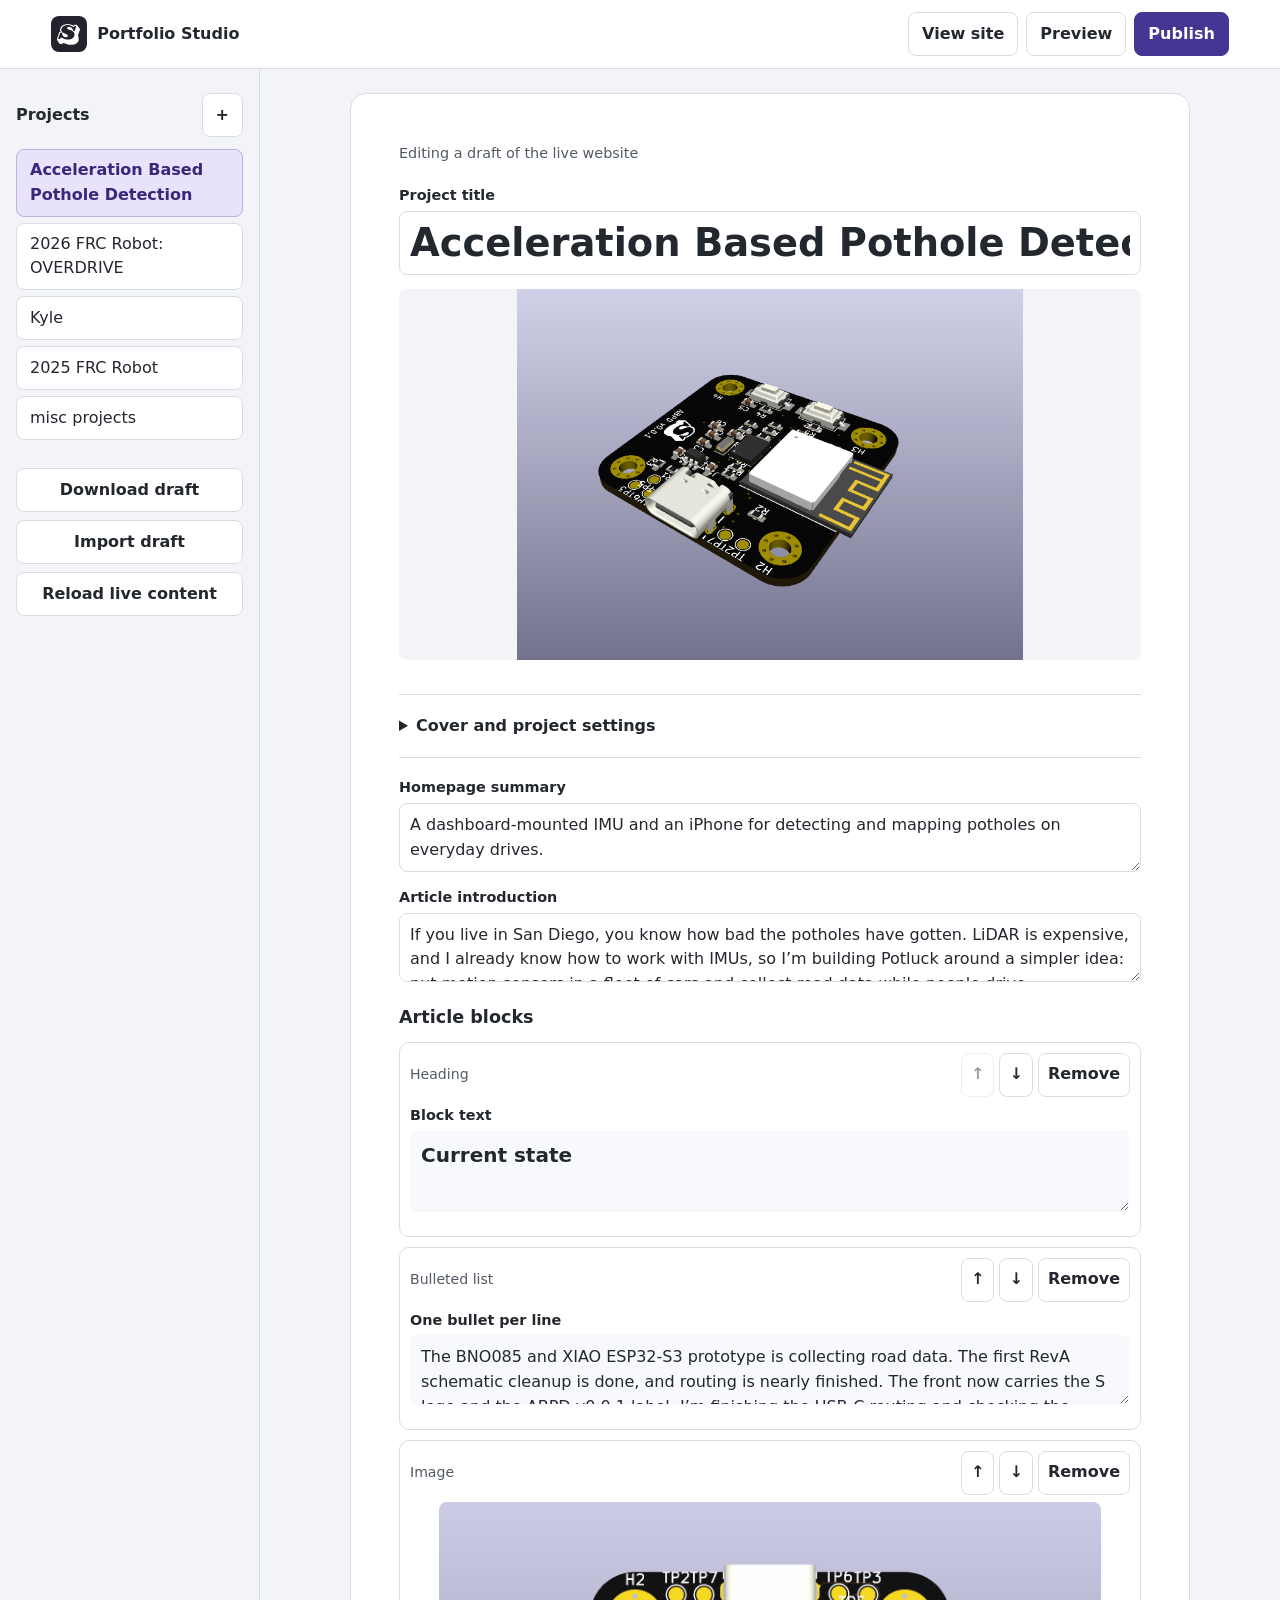
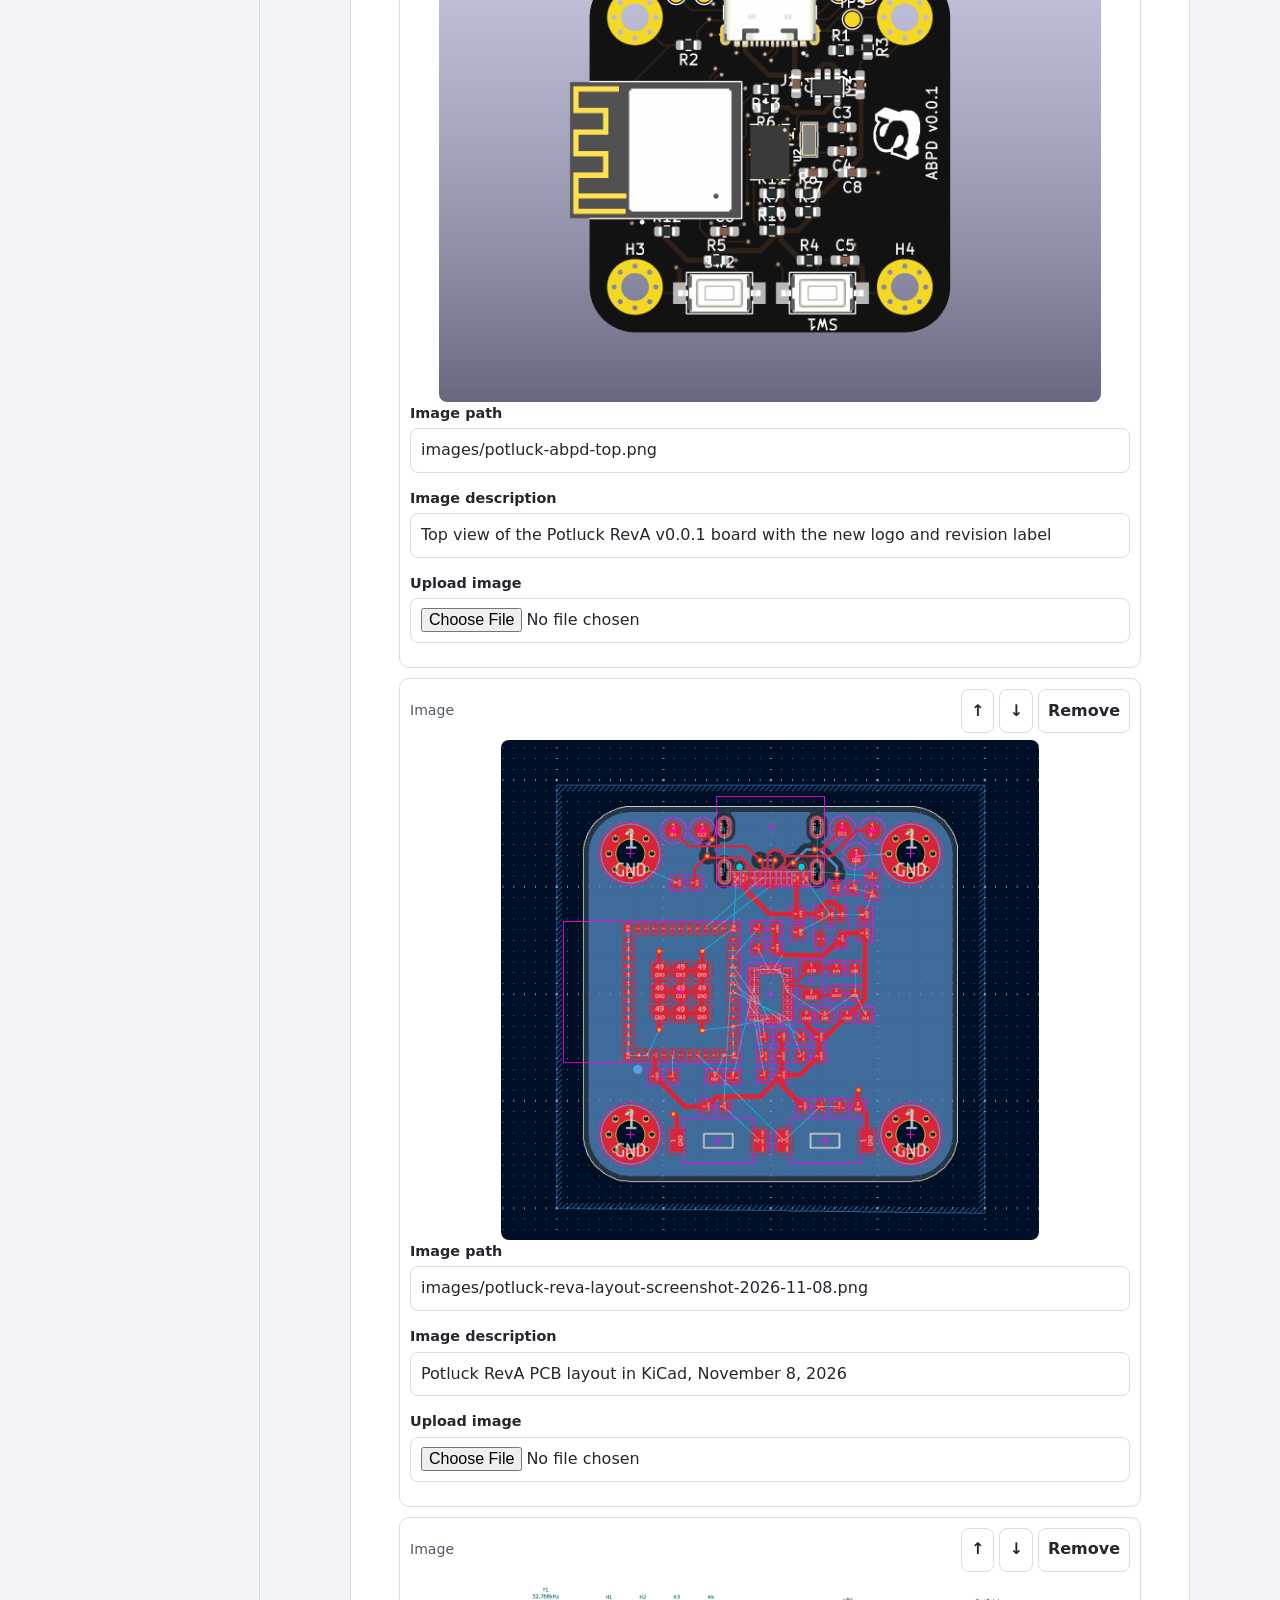
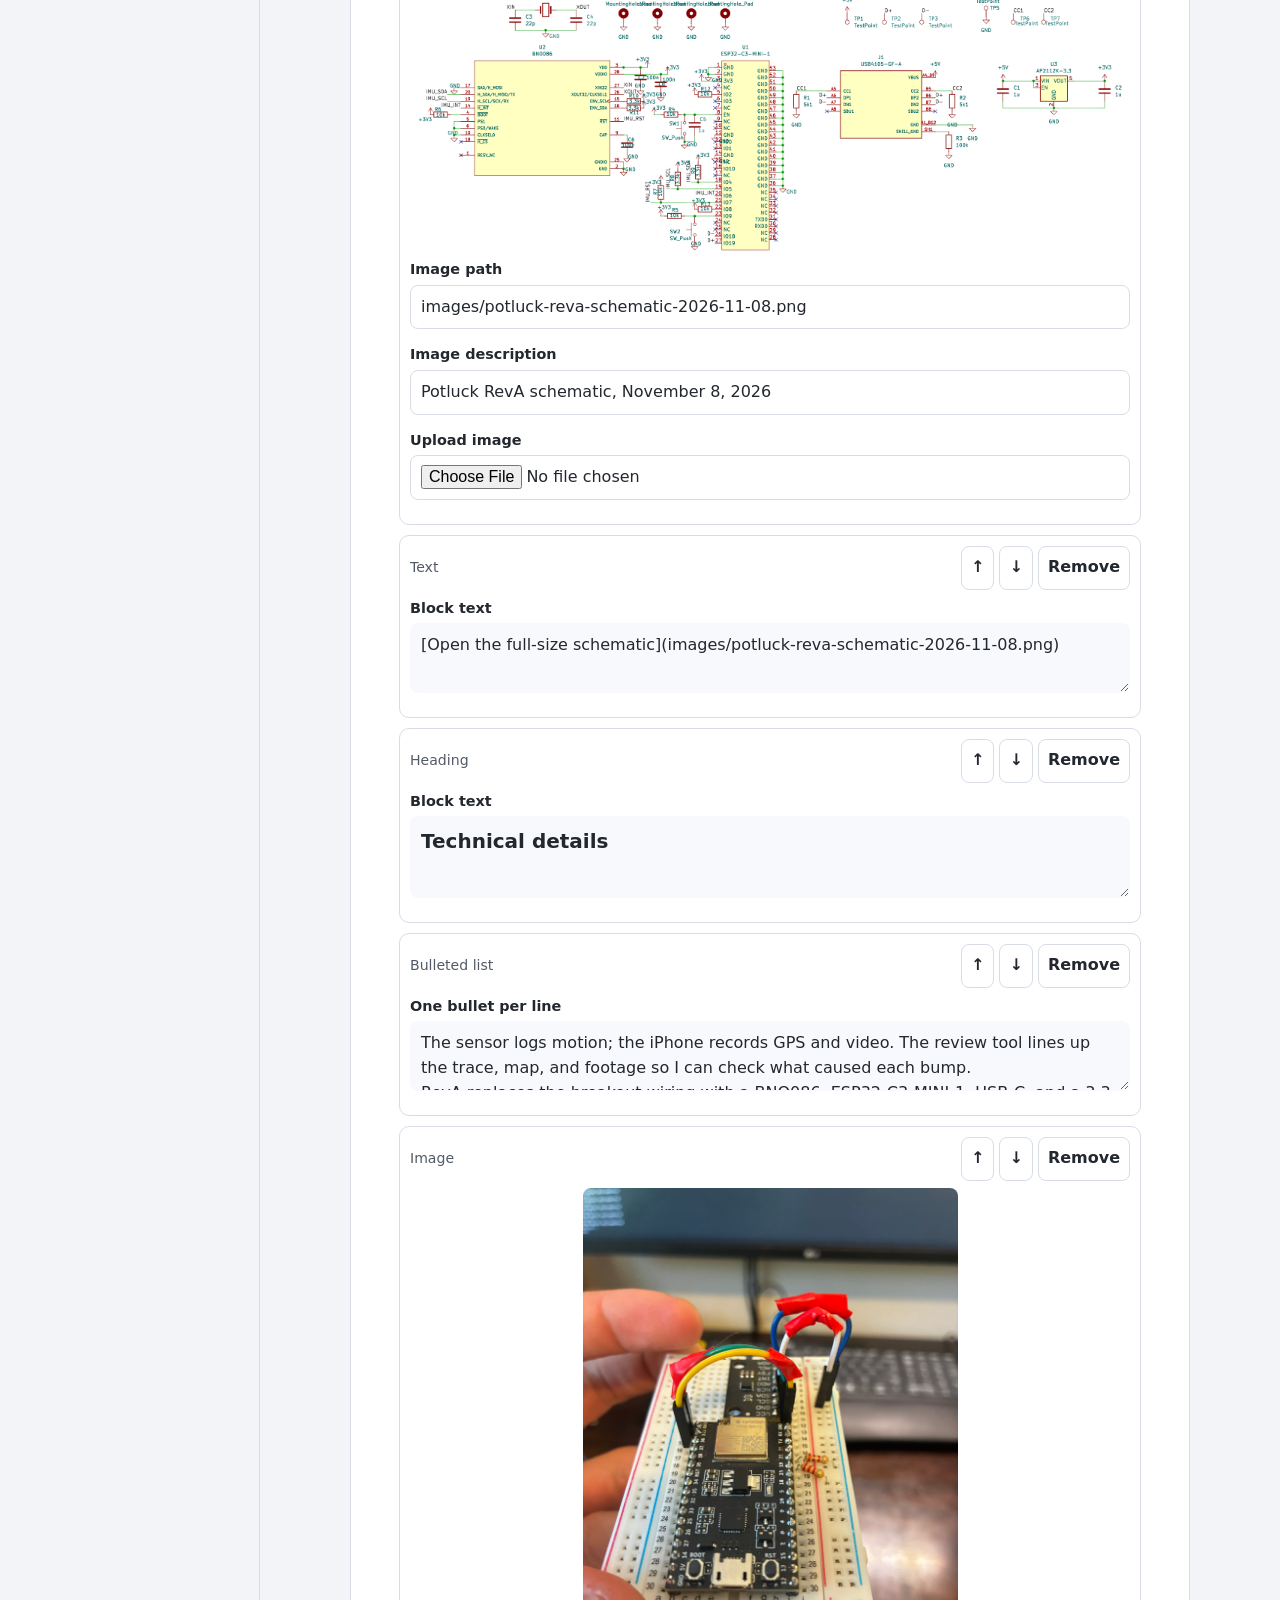
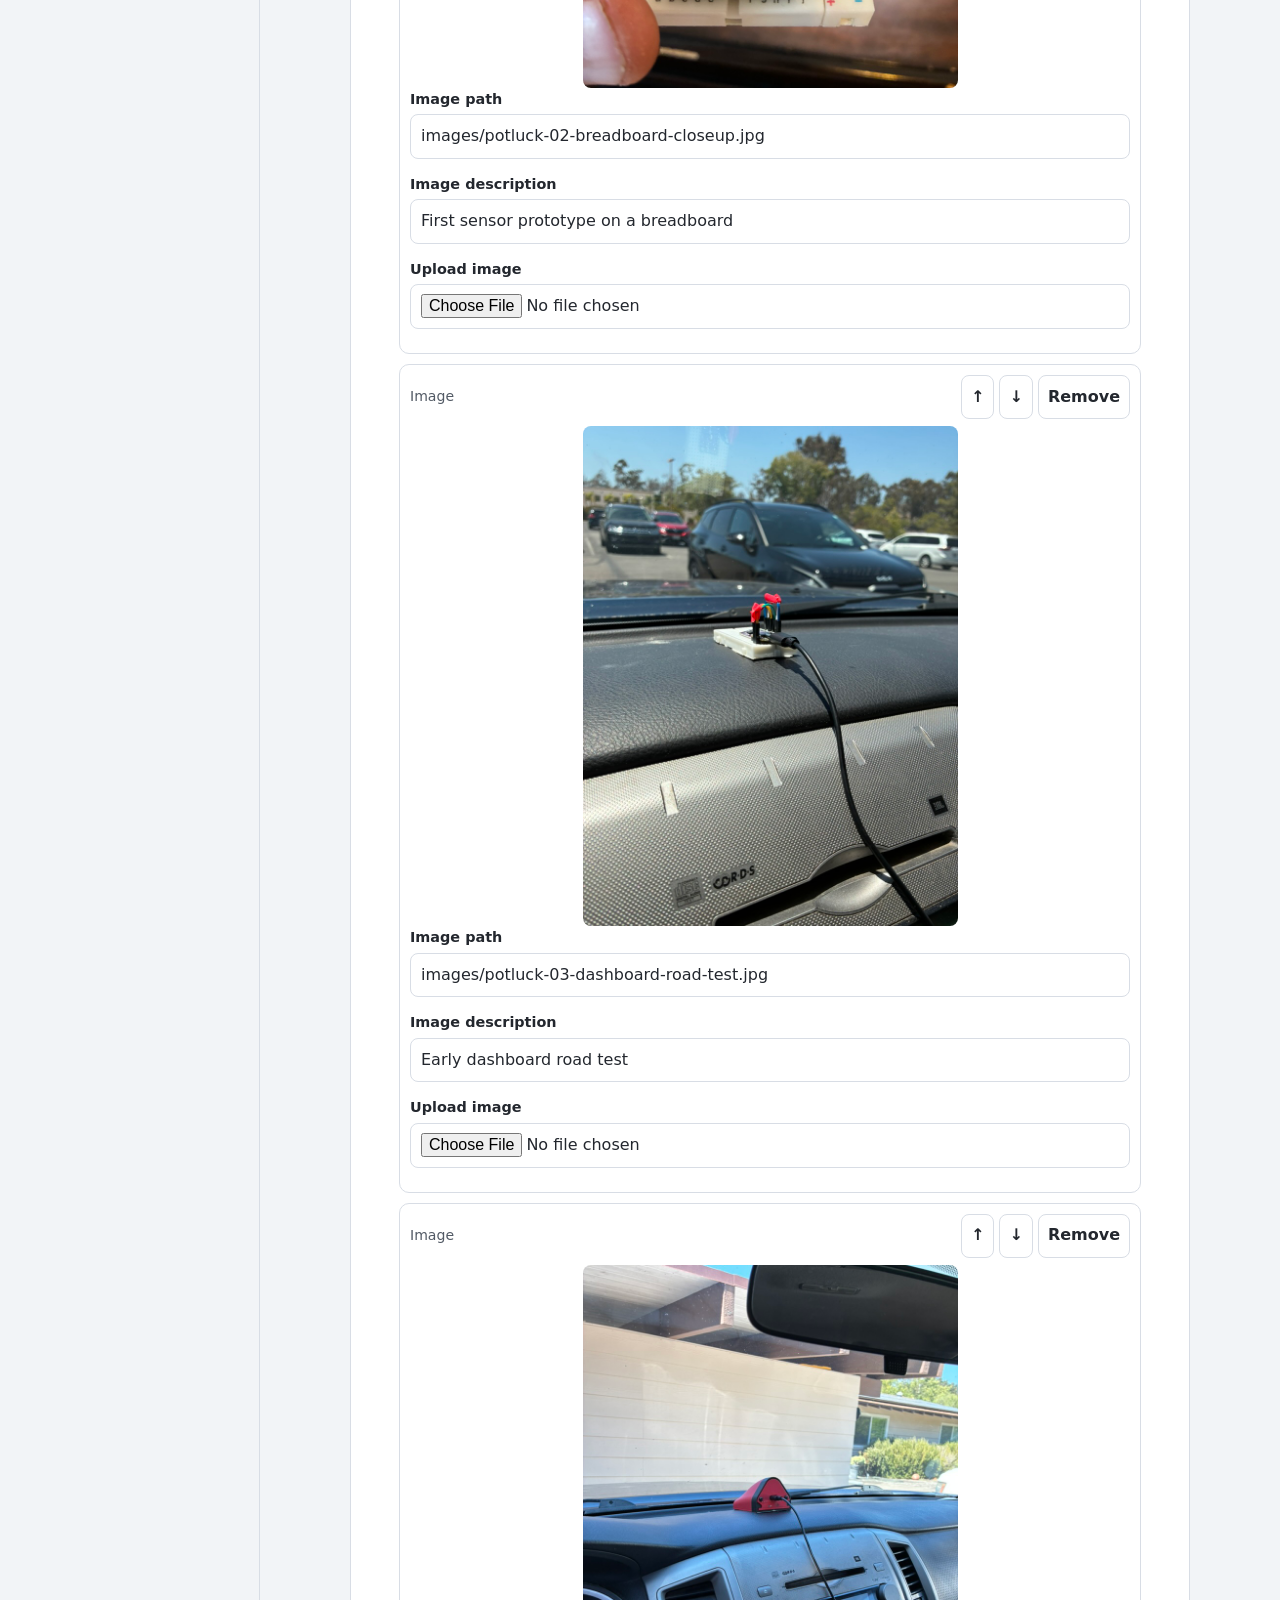
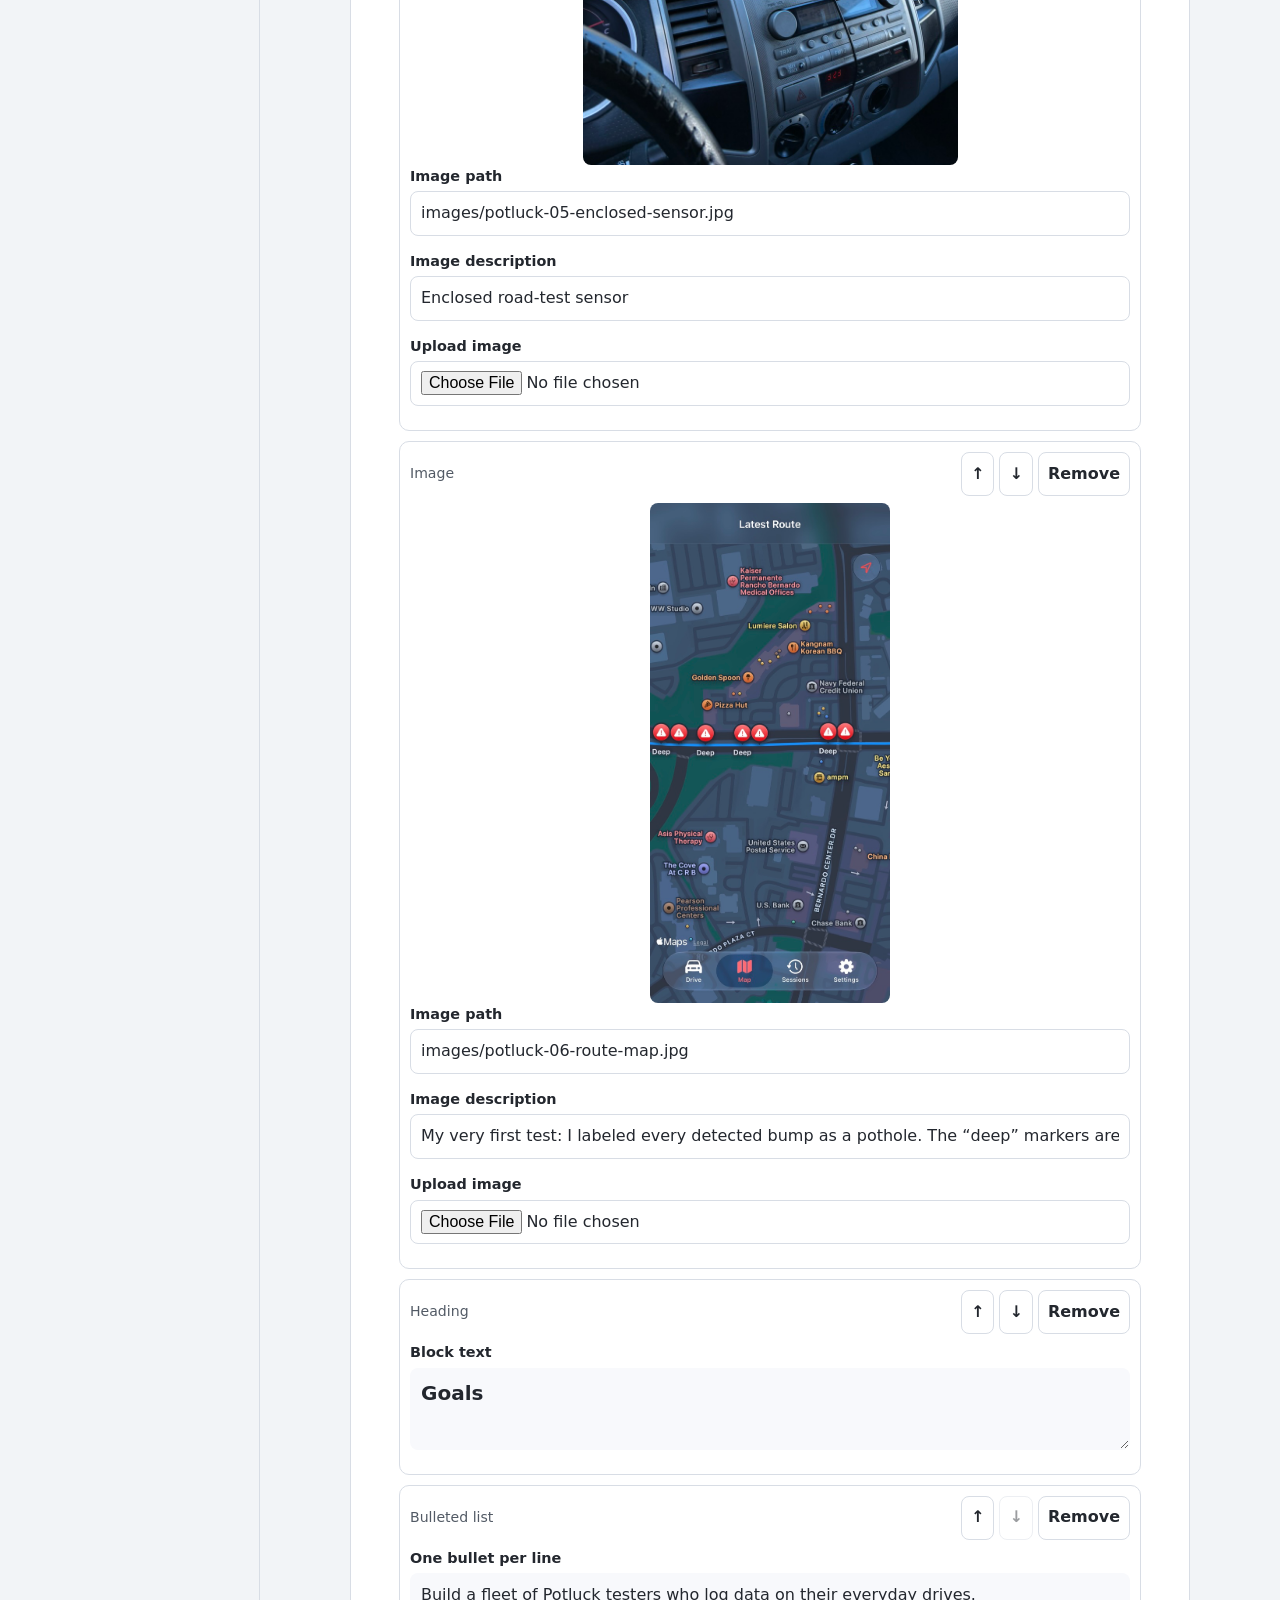
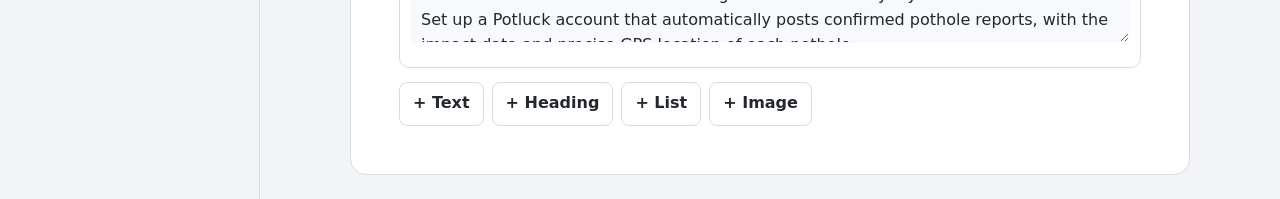
<file: editor.html>
<!doctype html>
<html lang="en">
<head>
  <meta charset="utf-8">
  <meta name="viewport" content="width=device-width, initial-scale=1">
  <meta name="robots" content="noindex">
  <meta name="referrer" content="no-referrer">
  <meta http-equiv="Content-Security-Policy" content="default-src 'self'; img-src 'self' https: data: blob:; media-src 'self' https:; connect-src 'self' https://api.github.com; object-src 'none'; base-uri 'none'; form-action 'none'">
  <title>Portfolio Studio | Sol Stirling</title>
  <link rel="stylesheet" href="editor.css">
  <script src="projects-data.js?v=20261124-3" defer></script>
  <script src="editor.js" defer></script>
</head>
<body>
  <header class="bar">
    <a href="index.html" class="brand"><img src="images/logo.png" alt=""> Portfolio Studio</a>
    <div class="actions">
      <a class="button quiet" href="index.html">View site</a>
      <button id="preview-toggle" type="button" aria-pressed="false" disabled>Preview</button>
      <button class="primary" id="publish" type="button" disabled>Publish</button>
    </div>
  </header>
  <main class="workspace">
    <aside class="sidebar" aria-label="Projects">
      <div class="side-heading"><h2>Projects</h2><button id="new-project" type="button" aria-label="Add a project" disabled>+</button></div>
      <nav id="projects" aria-label="Choose a project"></nav>
      <div class="draft-tools">
        <button id="backup" type="button" disabled>Download draft</button>
        <label class="button" for="restore">Import draft</label>
        <button id="reset" type="button" disabled>Reload live content</button>
        <input id="restore" type="file" accept=".json,application/json" hidden disabled>
      </div>
    </aside>
    <section class="paper" aria-label="Project editor">
      <p class="status" id="status" role="status">Loading portfolio…</p>
      <div id="edit" hidden></div>
      <article class="preview" id="preview" hidden></article>
    </section>
  </main>
  <dialog id="publish-dialog">
    <h2>Publish to your portfolio</h2>
    <p>Use a GitHub fine-grained token for <strong>solstirling/solstirling.com</strong> with <strong>Contents: Read and write</strong>. This publishes the current draft to the live site.</p>
    <a href="https://github.com/settings/personal-access-tokens/new" target="_blank" rel="noopener noreferrer">Create a repository token on GitHub</a>
    <form id="publish-form">
      <label>GitHub token<input id="token" type="password" required autocomplete="off" spellcheck="false"></label>
      <p id="publish-status" role="status"></p>
      <div class="actions"><button id="cancel-publish" type="button">Cancel</button><button class="primary" id="submit-publish" type="submit">Publish changes</button></div>
    </form>
  </dialog>
</body>
</html>
</file>
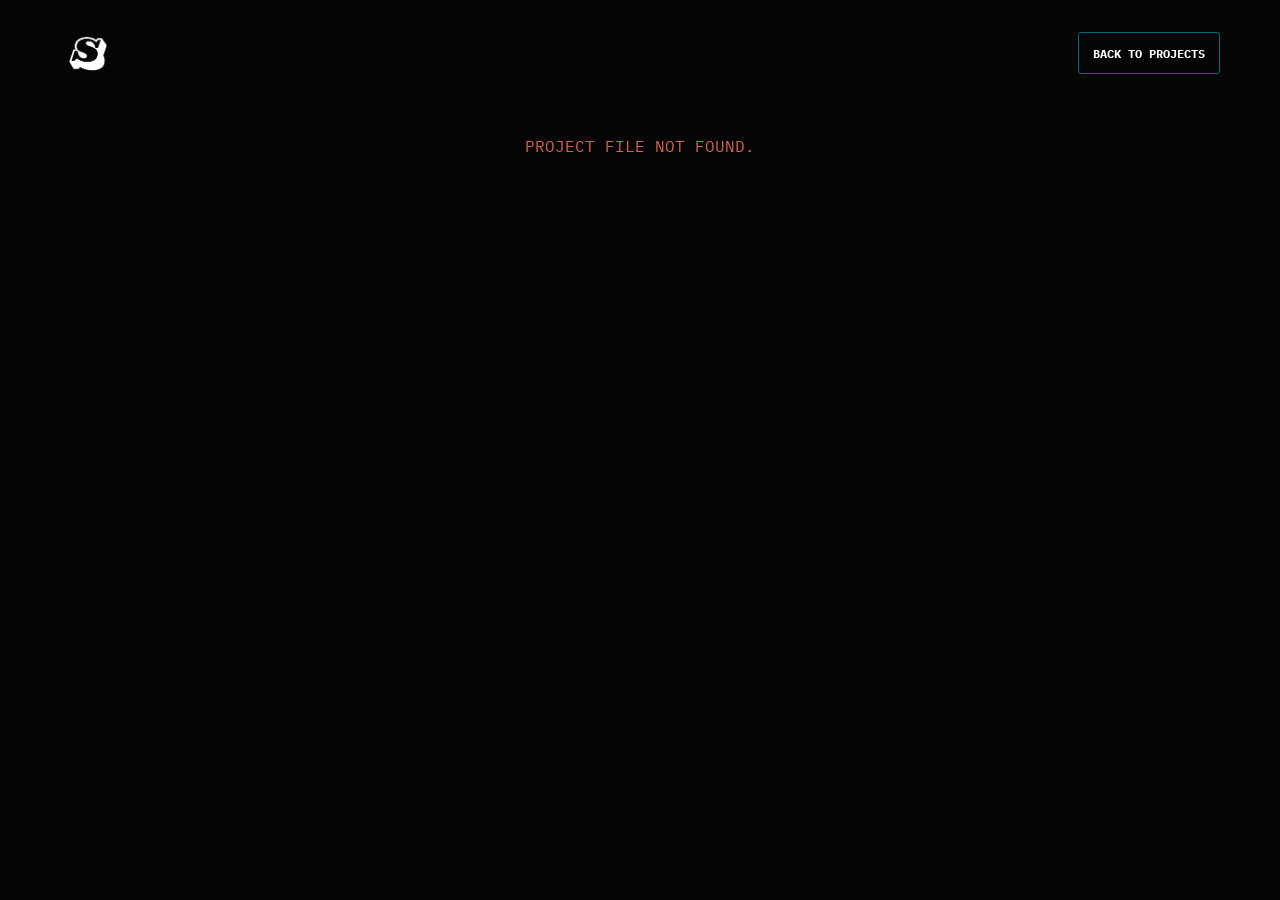
<file: project.html>
<!DOCTYPE html>
<html lang="en">
<head>
  <meta charset="UTF-8">
  <meta name="viewport" content="width=device-width, initial-scale=1.0">
  <title>Project | Sol Stirling Maker Portfolio</title>
  <script src="projects-data.js?v=20261124-3"></script>
  <link rel="stylesheet" href="site.css?v=20261006-1">
</head>
<body>
  <nav class="site-nav" aria-label="Project navigation">
    <a href="index.html" class="logo-only project-logo" aria-label="Sol Stirling home">
      <img src="images/logo.png" alt="Sol Stirling logo">
    </a>
    <a class="back-link" href="index.html">back to projects</a>
  </nav>

  <main class="site-frame project-shell">
    <article id="project-content" class="project-detail"></article>
  </main>

  <script type="module">
    const portfolio = window.PortfolioProjects || {};
    const content = document.getElementById('project-content');

    function renderHeroMedia(project) {
      if (project.hideHeroMedia || !project.mediaSrc) return '';

      if (project.mediaType === 'video') {
        return `<video class="project-hero-media" src="${portfolio.escapeHtml(portfolio.sanitizeUrl(project.mediaSrc))}" controls playsinline preload="metadata"></video>`;
      }

      return `<img class="project-hero-media" src="${portfolio.escapeHtml(portfolio.sanitizeUrl(project.mediaSrc))}" alt="${portfolio.escapeHtml(project.mediaAlt || project.title)}">`;
    }

    function renderProject(project) {
      const heroMedia = renderHeroMedia(project);
      const externalAction = project.externalLink
        ? `<a class="project-action" href="${portfolio.escapeHtml(portfolio.sanitizeUrl(project.externalLink))}" target="_blank" rel="noopener noreferrer">open live project</a>`
        : '';

      content.dataset.project = project.id;
      content.innerHTML = `
        <div class="project-heading">
          <p class="status-line">${portfolio.escapeHtml(project.status || 'project')}${project.date ? ` / ${portfolio.escapeHtml(portfolio.formatProjectDate(project.date, { includeDay: true }))}` : ''}${project.updatedDate ? ` / updated ${portfolio.escapeHtml(portfolio.formatProjectDate(project.updatedDate, { includeDay: true }))}` : ''}</p>
          <h1 class="project-title">${portfolio.escapeHtml(project.title)}</h1>
          <div class="project-lede markdown-copy">${portfolio.renderMarkdown(project.introMarkdown || project.cardMarkdown)}</div>
          ${externalAction}
        </div>
        ${heroMedia}
        <div class="content-stack markdown-copy">${portfolio.renderMarkdown(project.bodyMarkdown, { showCaptions: !project.hideMediaCaptions })}</div>
      `;
      document.title = `${project.title} | Sol Stirling Maker Portfolio`;
    }

    function renderError() {
      content.innerHTML = '<p class="error-text">Project file not found.</p>';
    }

    const slug = new URLSearchParams(window.location.search).get('project');
    const resolvedSlug = ['diffy', 'capstan'].includes(slug) ? 'misc-projects' : slug;
    try {
      const projects = await portfolio.loadProjects();
      const project = projects.find(item => item.id === resolvedSlug);
      if (project) renderProject(project);
      else renderError();
    } catch (error) {
      renderError();
      console.error(error);
    }
  </script>
</body>
</html>
</file>
<file: editor.css>
:root{color-scheme:light;--ink:#23272e;--sub:#525a65;--line:#d8dde5;--paper:#fff;--bg:#f2f4f7;--brand:#473593;font-family:ui-sans-serif,system-ui,sans-serif;color:var(--ink);background:var(--bg);line-height:1.55}
*{box-sizing:border-box}
body{margin:0}
[hidden]{display:none!important}
a{color:var(--brand)}
button,.button{font:inherit;font-weight:600;cursor:pointer;text-decoration:none;color:inherit;border:1px solid var(--line);border-radius:8px;background:var(--paper);padding:8px 13px;min-height:44px;display:inline-flex;align-items:center;justify-content:center;text-align:center}
button:hover,.button:hover{background:#ece9fa}
:focus-visible{outline:3px solid #7458cb;outline-offset:2px}
button:disabled{opacity:.45;cursor:default}
.primary{background:var(--brand);color:white;border-color:var(--brand)}
.primary:hover{background:#372772}
.quiet{background:transparent}
.bar{background:var(--paper);min-height:68px;border-bottom:1px solid var(--line);padding:12px clamp(14px,4vw,54px);display:flex;justify-content:space-between;align-items:center;gap:14px}
.brand{display:flex;align-items:center;gap:10px;font-weight:750;color:var(--ink);text-decoration:none}
.brand img{width:36px;height:36px;background:#22232c;border-radius:8px;object-fit:contain}
.actions{display:flex;flex-wrap:wrap;gap:8px;align-items:center}
.workspace{display:grid;grid-template-columns:260px minmax(0,1fr);min-height:calc(100vh - 68px)}
.sidebar{padding:24px 16px;border-right:1px solid var(--line)}
.side-heading{display:flex;justify-content:space-between;align-items:center;margin-bottom:12px}
.side-heading h2{font-size:1rem;margin:0}
#projects{display:grid;gap:6px}
#projects button{text-align:left;justify-content:flex-start;font-weight:500}
#projects [aria-current=true]{background:#e8e2fb;border-color:#bbb0df;color:#39277c;font-weight:700}
.draft-tools{display:grid;gap:8px;margin-top:28px}
.paper{width:min(100% - 32px,840px);margin:24px auto;padding:clamp(16px,4vw,48px);background:var(--paper);border:1px solid var(--line);border-radius:16px;min-width:0;align-self:start}
.status{color:var(--sub);font-size:.9rem;margin:0 0 20px}
.field{display:grid;gap:4px;margin-bottom:14px}
.field span,dialog label{font-size:.9rem;font-weight:650}
input,textarea,select{min-width:0;width:100%;font:inherit;color:inherit;border:1px solid var(--line);border-radius:8px;background:white;padding:9px 10px}
textarea{resize:vertical;display:block}
.title-input{font-weight:750;font-size:clamp(1.45rem,4vw,2.4rem);line-height:1.15}
details{padding:10px 0;border-block:1px solid var(--line);margin:18px 0}
summary{cursor:pointer;font-weight:650;padding:9px 0}
.properties{display:grid;grid-template-columns:repeat(2,minmax(0,1fr));gap:4px 12px;padding-top:8px}
.cover{width:100%;aspect-ratio:2/1;object-fit:contain;background:var(--bg);border-radius:8px;margin-bottom:8px}
.section-heading{font-size:1.1rem;margin:22px 0 10px}
.block{border:1px solid var(--line);border-radius:10px;padding:10px;margin-bottom:10px}
.block-tools{display:flex;align-items:center;flex-wrap:wrap;gap:5px;margin-bottom:7px}
.block-type{color:var(--sub);font-size:.88rem;flex:1;min-width:75px}
.block-tools button{padding:4px 9px}
.block textarea{border-color:transparent;background:#f8f9fc}
.block[data-type=heading] textarea{font-size:1.25rem;font-weight:700}
.block[data-type=image] img,.preview img,.preview video{max-width:100%;max-height:500px;object-fit:contain;border-radius:8px;display:block;margin:0 auto}
.preview figure{margin:1em 0}
.preview figcaption{color:var(--sub);font-size:.9rem;margin-top:5px}
.preview h1{font-size:clamp(1.6rem,5vw,2.5rem);line-height:1.15}
.add-block{display:flex;flex-wrap:wrap;gap:8px;margin-top:14px}
dialog{width:min(480px,calc(100% - 28px));border:1px solid var(--line);border-radius:14px;padding:24px;color:var(--ink)}
dialog::backdrop{background:#20203888}
dialog form{margin-top:16px}
@media(max-width:700px){.workspace{display:block}.sidebar{border-right:0;border-bottom:1px solid var(--line);padding:12px 16px}#projects{display:flex;flex-wrap:wrap}.draft-tools{display:flex;flex-wrap:wrap;margin-top:12px}.bar{flex-wrap:wrap}.paper{margin:16px auto}.properties{grid-template-columns:1fr}}
</file>
<file: site.css>
@import url("https://fonts.googleapis.com/css2?family=IBM+Plex+Mono:wght@400;500;600;700&family=Inter:wght@400;700&family=Space+Grotesk:wght@500;600;700&display=swap");

:root {
  --black: #050505;
  --panel: #111416;
  --line: rgba(255, 255, 255, 0.34);
  --line-hot: #00687B;
  --line-white: #ffffff;
  --text: #ffffff;
  --muted: rgba(255, 255, 255, 0.68);
  --danger: #d2654f;
}

* {
  box-sizing: border-box;
}

html {
  scroll-behavior: smooth;
}

body {
  min-height: 100vh;
  margin: 0;
  color: var(--text);
  font-family: "IBM Plex Mono", monospace;
  background: var(--black);
}

body::before {
  content: none;
}

body > * {
  position: relative;
  z-index: 1;
}

button,
input,
textarea {
  font: inherit;
}

a {
  color: inherit;
}

.site-frame {
  width: min(1160px, calc(100% - 32px));
  margin: 0 auto;
}

.home-shell {
  min-height: 100vh;
  padding: 18px 0 72px;
}

.logo-only {
  display: grid;
  width: 58px;
  height: 58px;
  place-items: center;
  margin-left: clamp(16px, 4vw, 44px);
  text-decoration: none;
}

.logo-only img {
  display: block;
  width: 100%;
  height: 100%;
  object-fit: contain;
}

.hero-logo {
  width: 58px;
  height: 58px;
  flex: 0 0 auto;
  margin-left: 0;
}

.sketch-hero {
  position: relative;
  display: grid;
  min-height: 190px;
  place-items: center;
  overflow: hidden;
  padding: 22px 0 26px;
  text-align: center;
}


.hero-lockup {
  position: relative;
  z-index: 2;
  display: inline-flex;
  align-items: center;
  justify-content: center;
  gap: 14px;
}

.hero-lockup h1 {
  margin: 0;
  color: var(--text);
  font-family: "Inter", "Helvetica Neue", Arial, sans-serif;
  font-size: 3rem;
  font-weight: 700;
  line-height: 1;
  letter-spacing: 0;
  text-transform: none;
  text-shadow: none;
}


.projects-section {
  padding: 0 0 18px;
}

.project-grid {
  display: grid;
  grid-template-columns: repeat(2, minmax(0, 1fr));
  gap: 42px 34px;
  max-width: 920px;
  margin: 0 auto;
}

.project-card {
  display: grid;
  gap: 14px;
  color: var(--text);
  text-decoration: none;
  transition: transform 160ms ease;
}

.project-card:hover,
.project-card:focus-visible {
  outline: none;
  transform: translateY(-5px);
}

.project-media-wrap {
  position: relative;
  display: block;
  width: 100%;
  aspect-ratio: 1.18 / 1;
  overflow: hidden;
}

.project-media {
  position: absolute;
  inset: 0;
  display: block;
  width: 100%;
  height: 100%;
  object-fit: contain;
  filter: drop-shadow(0 18px 24px rgba(0, 0, 0, 0.28));
}

.project-body {
  display: grid;
  gap: 9px;
  border-top: 1px solid rgba(245, 247, 247, 0.28);
  padding-top: 12px;
}

.project-meta {
  display: flex;
  align-items: center;
  justify-content: space-between;
  gap: 12px;
  color: var(--muted);
  font-size: 0.72rem;
  font-weight: 700;
  text-transform: uppercase;
}

.project-card h2 {
  margin: 0;
  font-family: "Space Grotesk", sans-serif;
  font-size: 1.32rem;
  line-height: 1.08;
  letter-spacing: 0;
  text-transform: uppercase;
}

.project-card-copy p {
  margin: 0;
  color: var(--muted);
  font-size: 0.86rem;
  line-height: 1.65;
}

.site-nav {
  display: flex;
  align-items: center;
  justify-content: space-between;
  gap: 20px;
  width: min(1160px, calc(100% - 32px));
  margin: 0 auto;
  padding: 24px 0 16px;
}

.project-logo {
  margin-left: 0;
}

.back-link,
.project-action {
  display: inline-flex;
  align-items: center;
  justify-content: center;
  min-height: 42px;
  border: 1px solid var(--line-hot);
  border-radius: 3px;
  background: rgba(3, 4, 5, 0.62);
  color: var(--text);
  padding: 0 14px;
  font: inherit;
  font-size: 0.78rem;
  font-weight: 700;
  text-decoration: none;
  text-transform: uppercase;
  cursor: pointer;
}

.back-link:hover,
.back-link:focus-visible,
.project-action:hover,
.project-action:focus-visible {
  background: var(--line-hot);
  color: var(--black);
  outline: none;
}

.project-shell {
  padding: 38px 0 80px;
}

.project-detail {
  display: grid;
  gap: 30px;
}

.project-heading {
  display: grid;
  max-width: 860px;
  gap: 14px;
  border-top: 1px solid rgba(245, 247, 247, 0.28);
  padding-top: 22px;
}

.project-title {
  margin: 0;
  font-family: "Space Grotesk", sans-serif;
  font-size: 4.2rem;
  line-height: 0.95;
  letter-spacing: 0;
  text-transform: uppercase;
}

.project-lede {
  max-width: 760px;
}

.project-lede p {
  margin: 0;
  color: var(--muted);
  font-size: 1rem;
  line-height: 1.8;
}

.project-action {
  width: fit-content;
}

.project-hero-media {
  width: 100%;
  max-height: 640px;
  background: transparent;
  object-fit: contain;
}

.content-stack {
  display: grid;
  max-width: 920px;
  gap: 26px;
}

.markdown-copy {
  color: var(--text);
}

.markdown-copy h2,
.markdown-copy h3,
.markdown-copy h4 {
  margin: 10px 0 0;
  border-top: 1px solid rgba(245, 247, 247, 0.28);
  padding-top: 22px;
  color: var(--text);
  font-family: "Space Grotesk", sans-serif;
  font-size: 1.45rem;
  letter-spacing: 0;
  text-transform: uppercase;
}

.markdown-copy p,
.markdown-copy li {
  color: var(--muted);
  font-size: 0.96rem;
  line-height: 1.85;
}

.markdown-copy p {
  margin: 0;
}

.markdown-copy a {
  color: var(--line-hot);
  font-weight: 700;
}

.markdown-copy code {
  border: 1px solid var(--line);
  border-radius: 3px;
  background: var(--panel);
  padding: 0 4px;
}

.markdown-copy ul {
  margin: 0;
  padding-left: 22px;
}

.markdown-media {
  margin: 0;
}

.markdown-media img {
  display: block;
  width: 100%;
  max-height: 720px;
  margin: 0 auto;
  background: transparent;
  object-fit: contain;
}

.markdown-media figcaption {
  margin-top: 8px;
  color: var(--muted);
  font-size: 0.74rem;
  text-transform: uppercase;
}

.project-detail[data-project="overdrive2026"] .markdown-media figcaption {
  text-align: center;
}

.status-line {
  margin: 0;
  color: var(--line-hot);
  font-size: 0.76rem;
  font-weight: 700;
  text-transform: uppercase;
}

.empty-projects,
.error-text {
  margin: 0;
  color: var(--muted);
  text-align: center;
  text-transform: uppercase;
}

.error-text {
  color: var(--danger);
}

@media (max-width: 760px) {
  .home-shell {
    padding-top: 18px;
  }

  .logo-only {
    width: 52px;
    height: 52px;
  }

  .sketch-hero {
    min-height: 170px;
    padding: 24px 0 24px;
  }

  .hero-logo {
    width: 54px;
    height: 54px;
    margin-left: 0;
  }

  .hero-lockup h1 {
    font-size: 2.4rem;
  }


  .project-grid {
    grid-template-columns: 1fr;
  }

  .site-nav {
    align-items: flex-start;
    flex-direction: column;
  }

  .project-title {
    font-size: 3rem;
  }
}

@media (max-width: 480px) {
  .site-frame,
  .site-nav {
    width: min(100% - 22px, 1160px);
  }

  .logo-only {
    margin-left: 11px;
  }

  .project-logo {
    margin-left: 0;
  }

  .hero-logo {
    width: 46px;
    height: 46px;
    margin-left: 0;
  }

  .hero-lockup {
    gap: 11px;
  }

  .hero-lockup h1 {
    font-size: 1.95rem;
  }


  .project-card h2 {
    font-size: 1.18rem;
  }

  .project-title {
    font-size: 2.35rem;
  }
}
</file>
